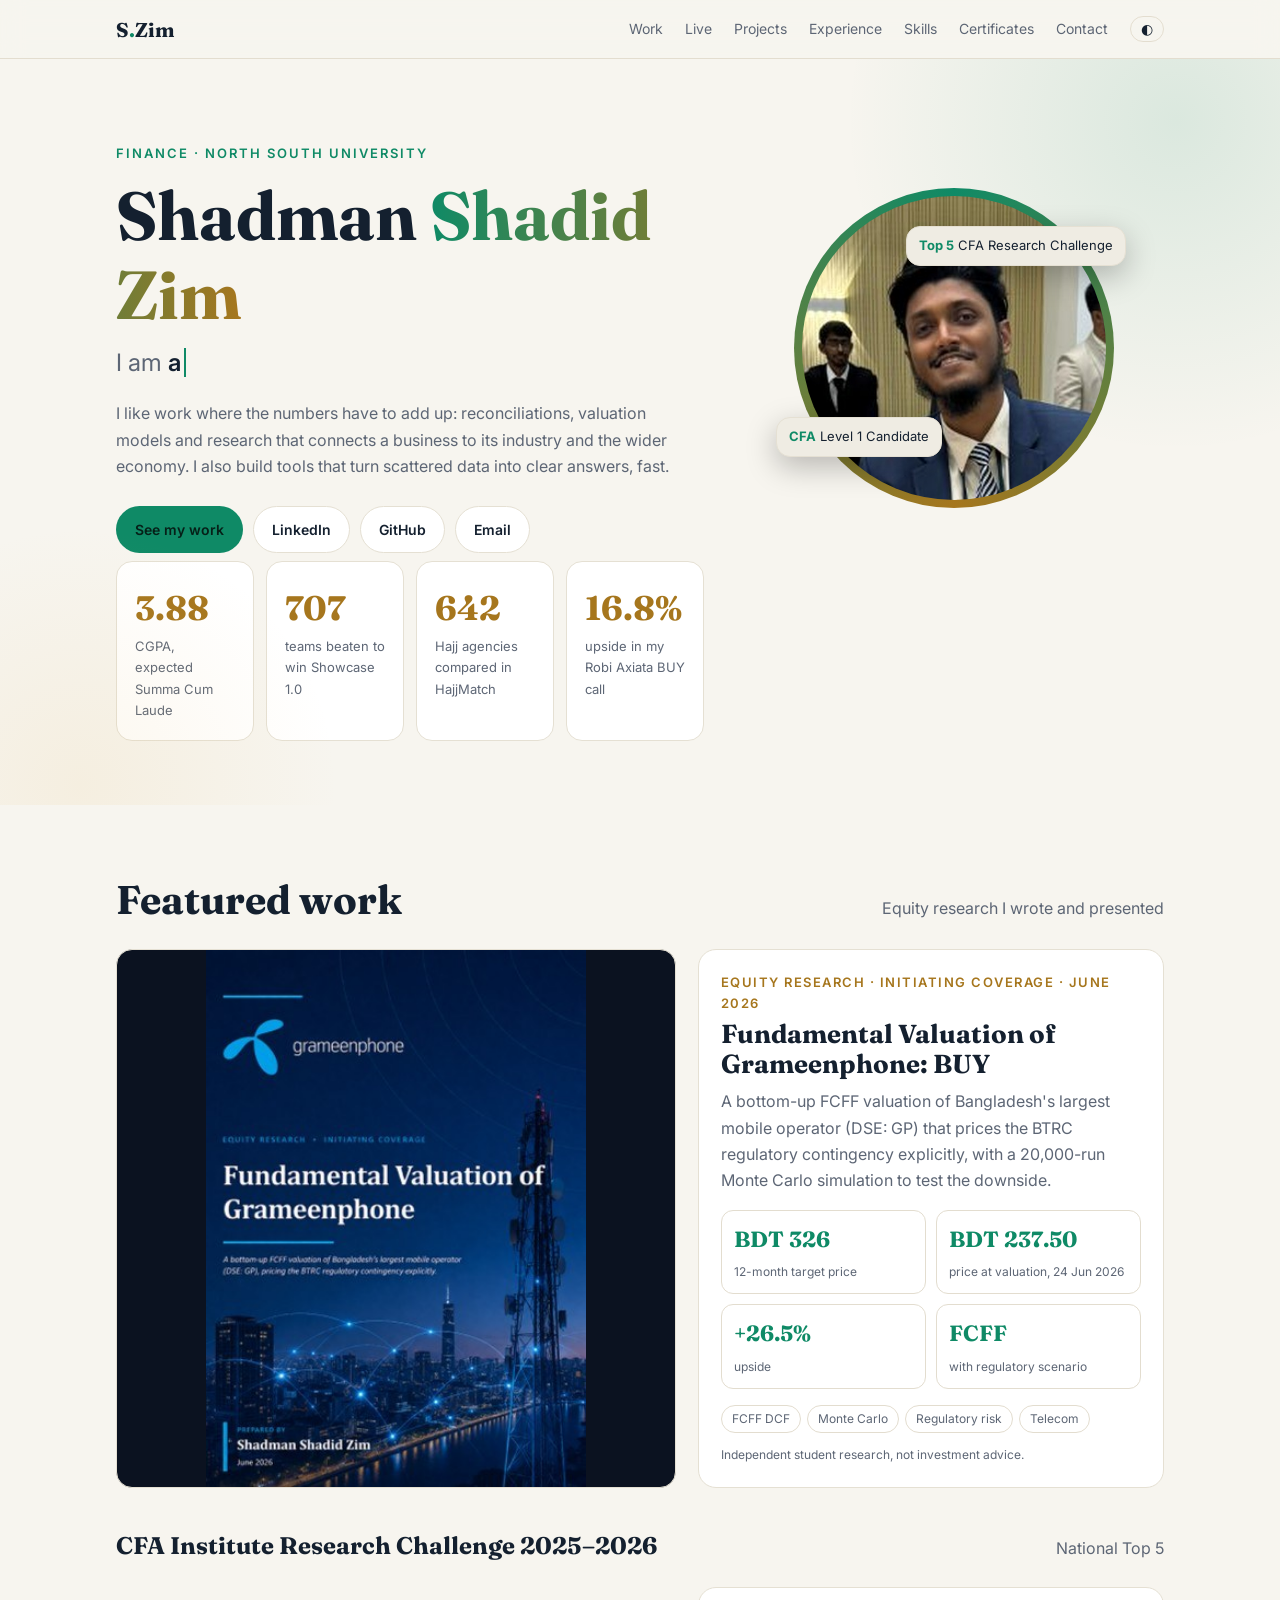
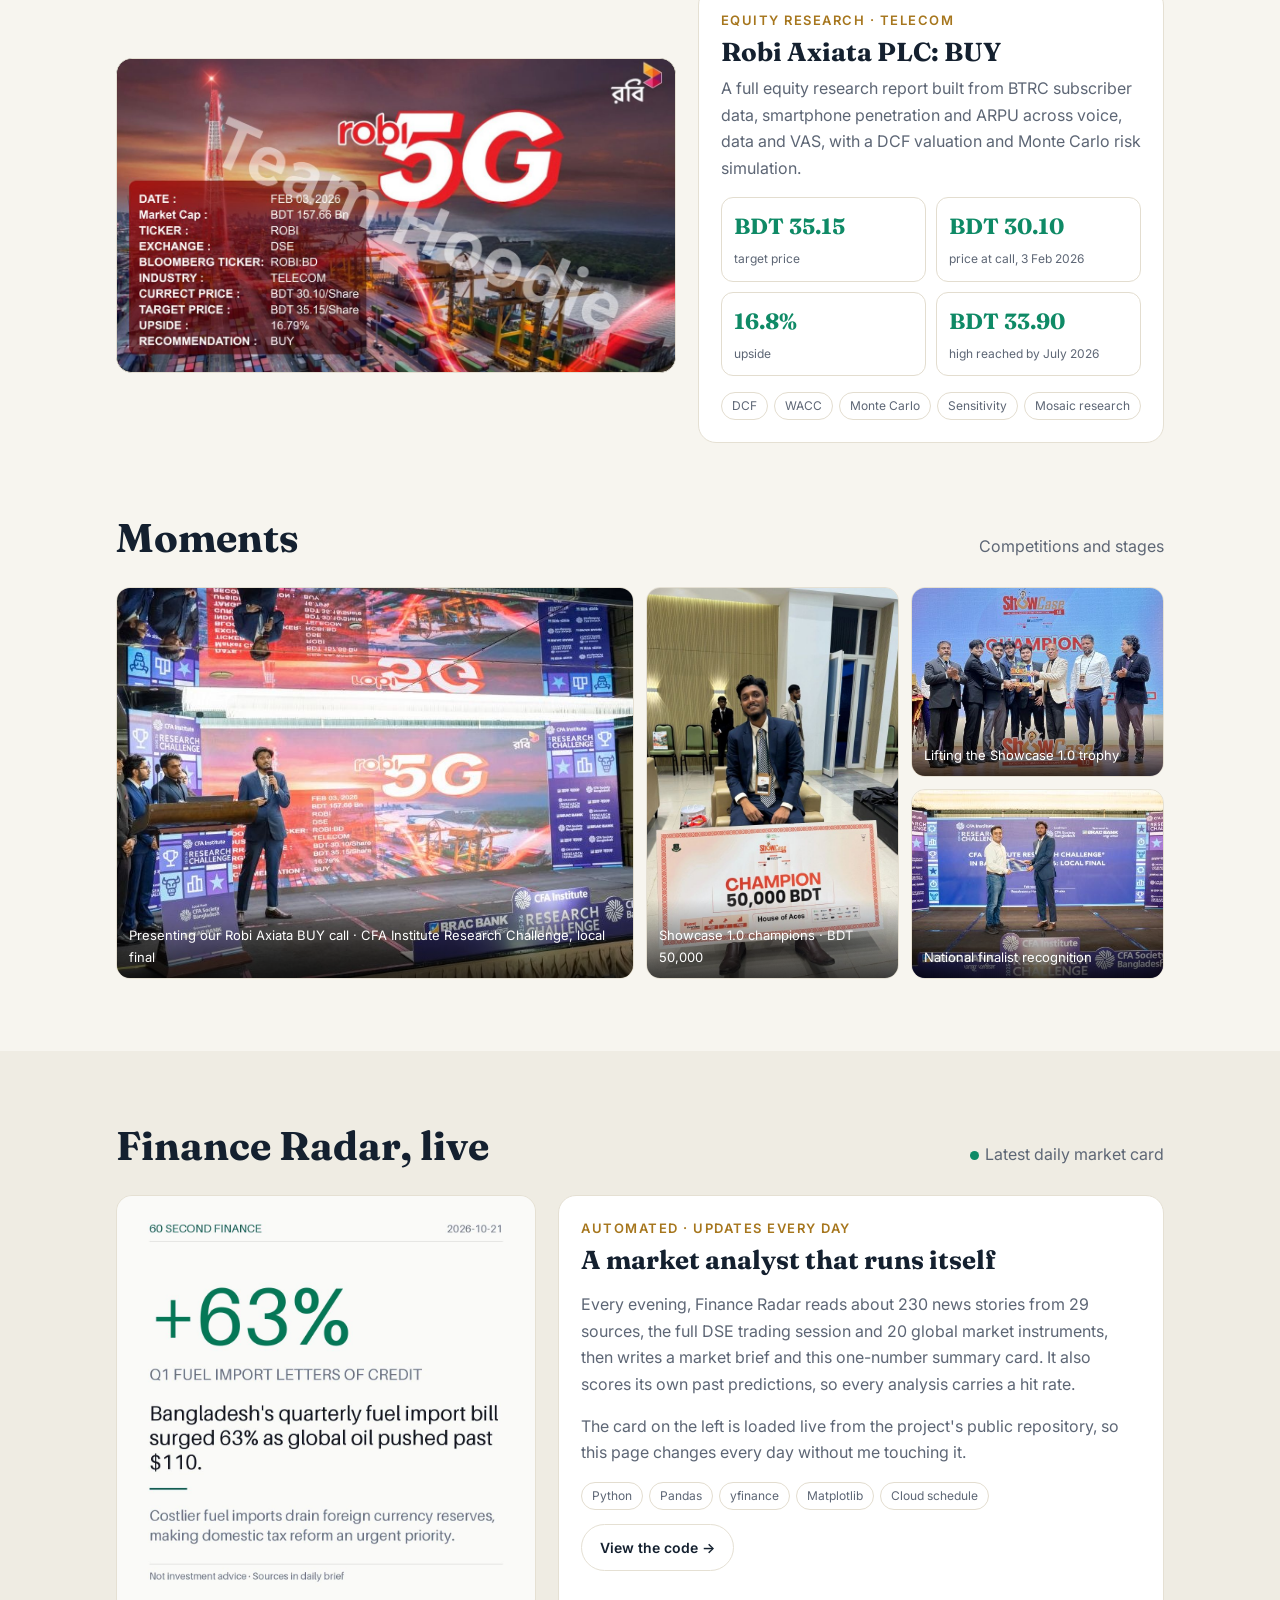
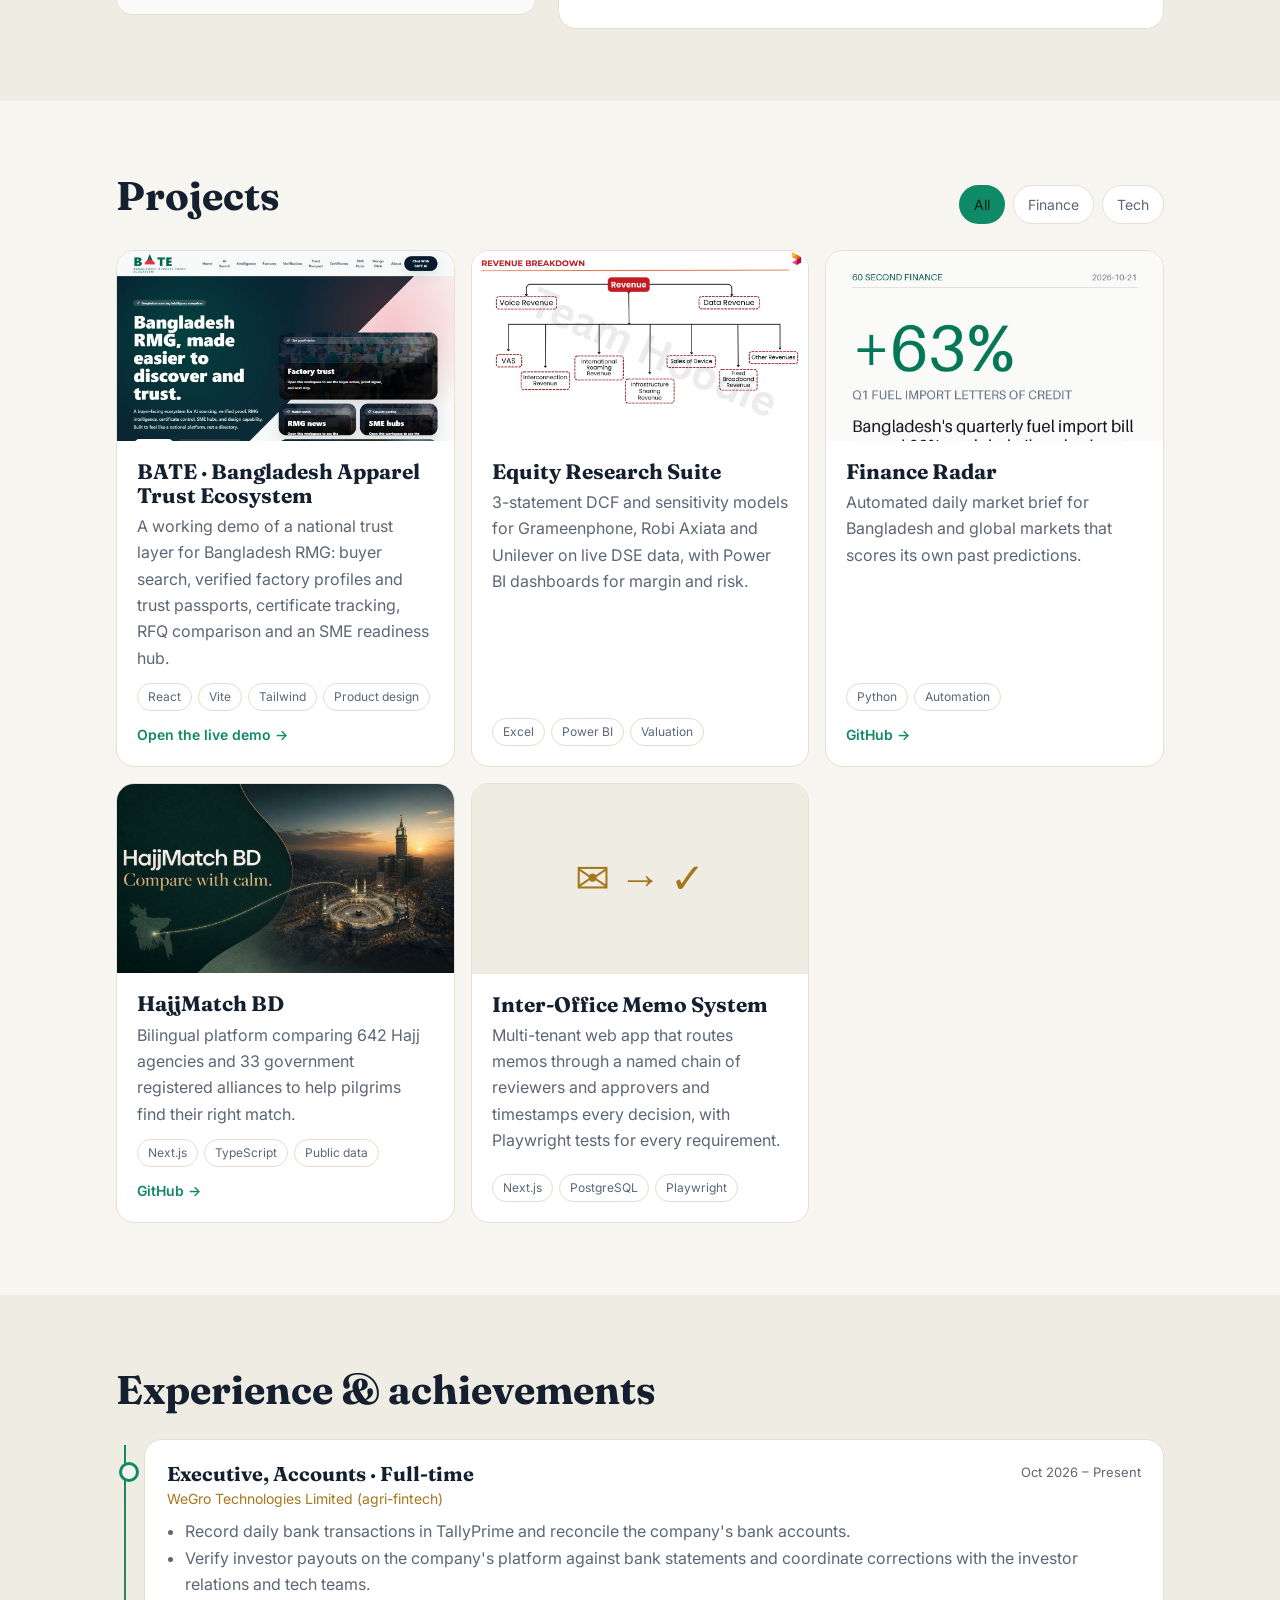
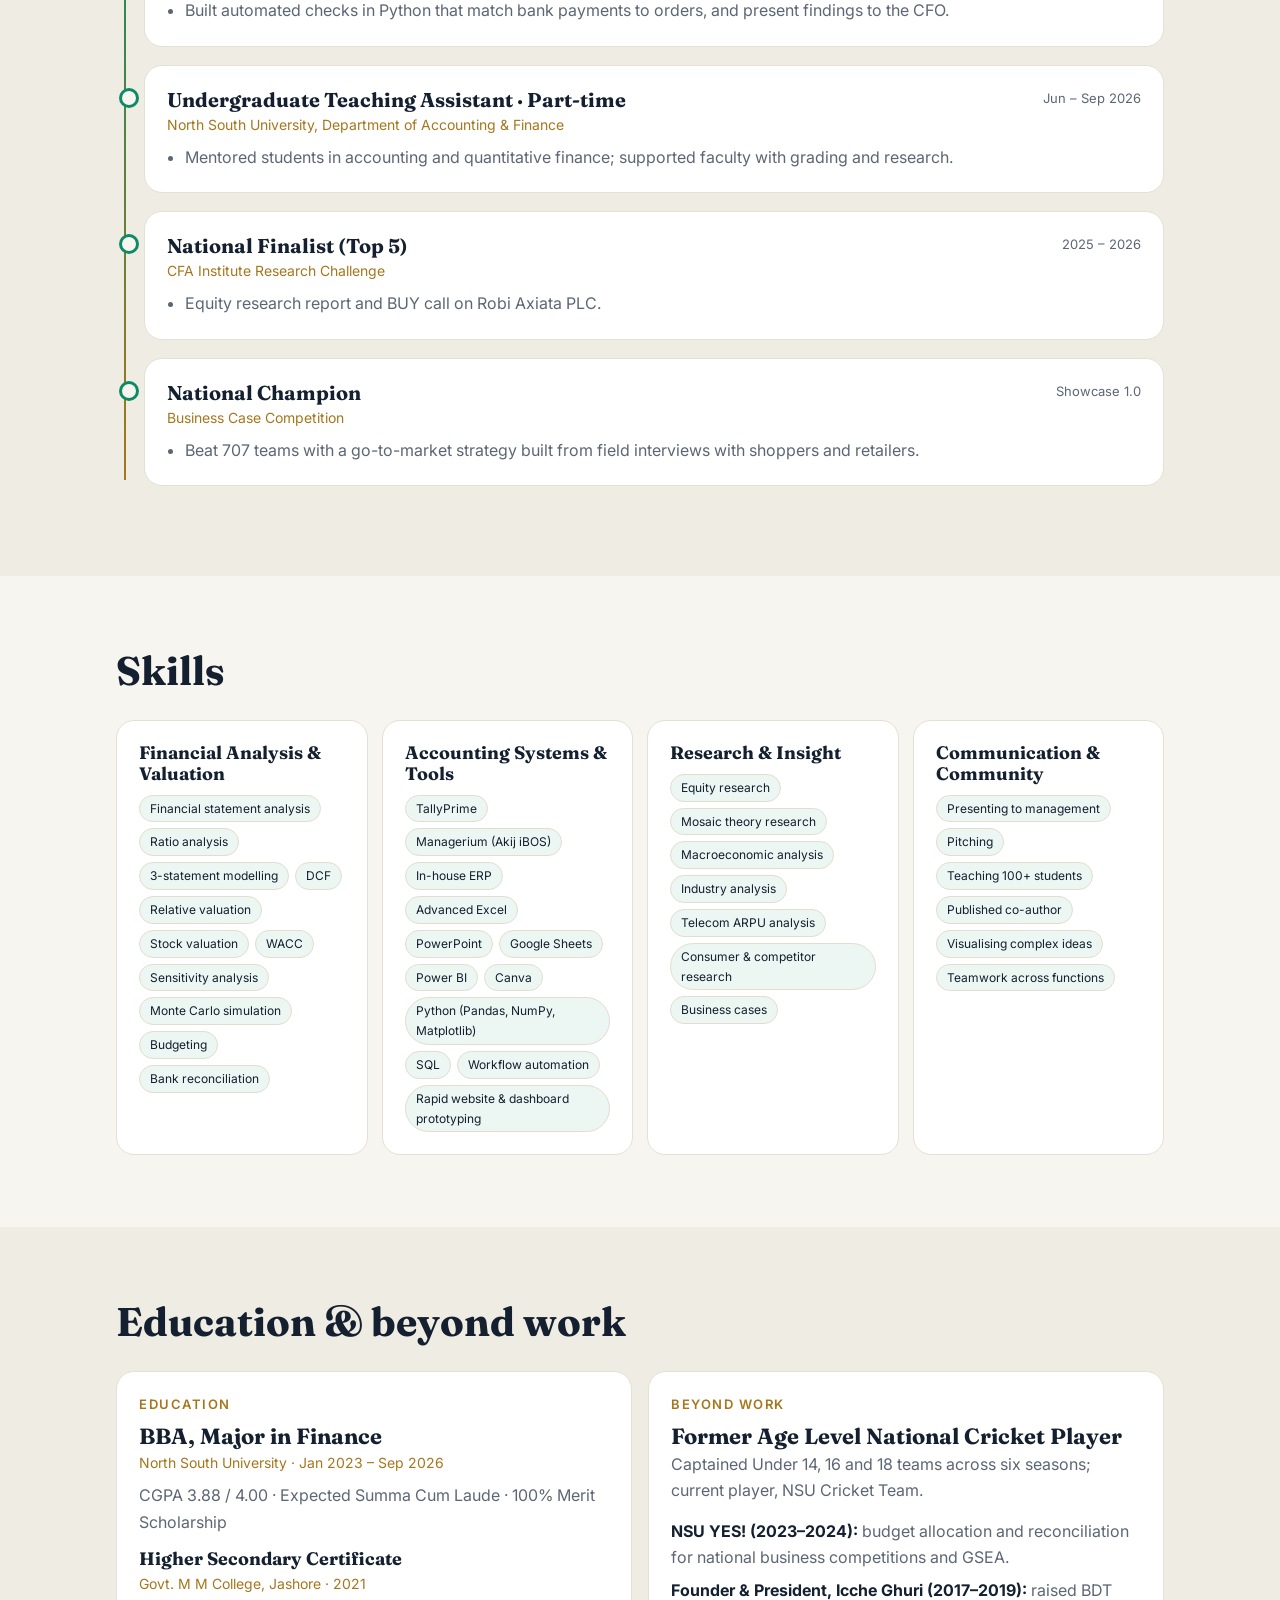
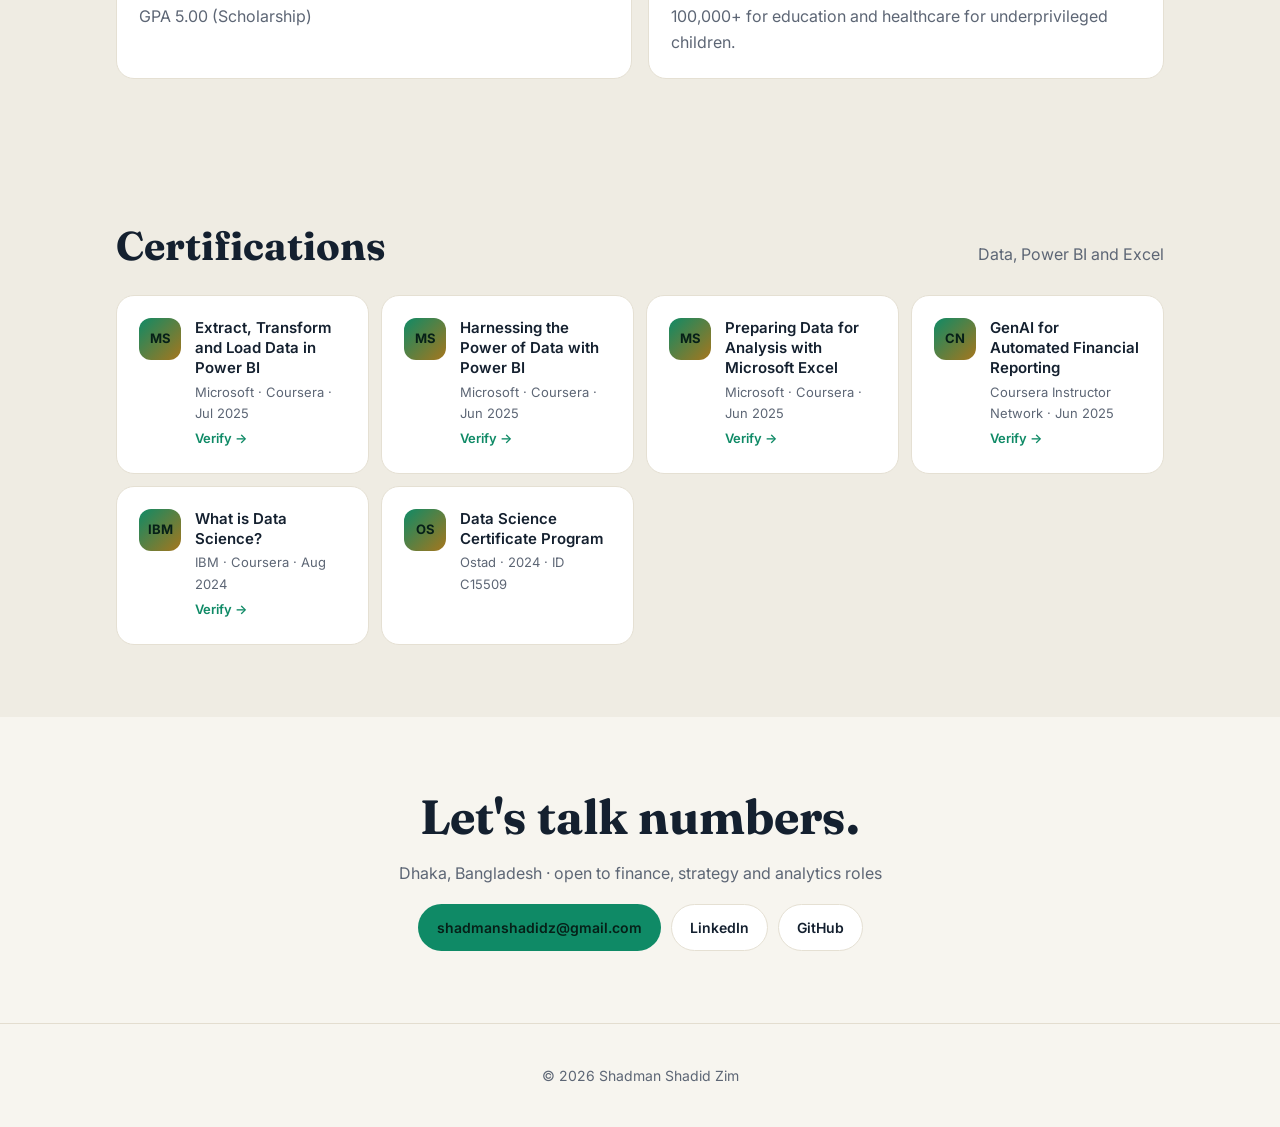
<file: index.html>
<!doctype html>
<html lang="en">
<head>
<meta charset="utf-8">
<meta name="viewport" content="width=device-width, initial-scale=1">
<title>Shadman Shadid Zim</title>
<meta name="description" content="Shadman Shadid Zim: Finance graduate from North South University, CFA Level 1 candidate, equity researcher and builder of finance tools.">
<meta property="og:title" content="Shadman Shadid Zim">
<meta property="og:description" content="Finance, valuation and equity research, plus fast-built finance tools.">
<meta property="og:image" content="https://shadman-shadid-zim.github.io/assets/robi-cover.jpg">
<link rel="preconnect" href="https://fonts.googleapis.com">
<link rel="preconnect" href="https://fonts.gstatic.com" crossorigin>
<link href="https://fonts.googleapis.com/css2?family=Fraunces:opsz,wght@9..144,500;9..144,700&family=Inter:wght@400;500;600&display=swap" rel="stylesheet">
<style>
:root{
  --bg:#0b1220; --bg2:#0f1a2e; --card:rgba(255,255,255,.04); --card-b:rgba(255,255,255,.09);
  --ink:#eef2f7; --muted:#9aa7bb; --emerald:#2dd4a0; --gold:#e8c27a; --line:rgba(255,255,255,.08);
  --glow:rgba(45,212,160,.18);
}
@media (prefers-color-scheme:light){:root:not([data-theme="dark"]){
  --bg:#f7f5ef; --bg2:#efece3; --card:#ffffff; --card-b:#e5e0d3; --ink:#14202f; --muted:#5d6675;
  --emerald:#0f8a66; --gold:#a6761d; --line:#e3ddcf; --glow:rgba(15,138,102,.12)}}
:root[data-theme="light"]{
  --bg:#f7f5ef; --bg2:#efece3; --card:#ffffff; --card-b:#e5e0d3; --ink:#14202f; --muted:#5d6675;
  --emerald:#0f8a66; --gold:#a6761d; --line:#e3ddcf; --glow:rgba(15,138,102,.12)}
*{box-sizing:border-box}
html{scroll-behavior:smooth}
body{margin:0;background:var(--bg);color:var(--ink);font:16px/1.65 Inter,system-ui,sans-serif;overflow-x:hidden}
a{color:inherit}
h1,h2,h3{font-family:Fraunces,Georgia,serif;line-height:1.15;margin:0}
.wrap{max-width:1080px;margin:0 auto;padding:0 16px}
/* nav */
nav{position:sticky;top:0;z-index:20;backdrop-filter:blur(12px);background:color-mix(in srgb,var(--bg) 78%,transparent);border-bottom:1px solid var(--line)}
nav .wrap{display:flex;align-items:center;justify-content:space-between;height:58px}
.logo{font-family:Fraunces,serif;font-weight:700;font-size:20px;text-decoration:none}
.logo span{color:var(--emerald)}
.navlinks{display:flex;gap:22px;font-size:14px;align-items:center}
.navlinks a{text-decoration:none;color:var(--muted)}
.navlinks a:hover{color:var(--ink)}
.themebtn{background:none;border:1px solid var(--line);color:var(--ink);border-radius:20px;padding:4px 10px;cursor:pointer;font-size:14px}
@media(max-width:720px){.navlinks a{display:none}}
/* hero */
.hero{position:relative;padding:84px 0 64px;overflow:hidden}
.hero:before{content:"";position:absolute;inset:-40% -20% auto auto;width:720px;height:720px;border-radius:50%;
  background:radial-gradient(circle,var(--glow),transparent 65%);animation:float 14s ease-in-out infinite;pointer-events:none}
.hero:after{content:"";position:absolute;left:-200px;bottom:-260px;width:560px;height:560px;border-radius:50%;
  background:radial-gradient(circle,rgba(232,194,122,.13),transparent 65%);animation:float 18s ease-in-out infinite reverse;pointer-events:none}
@keyframes float{50%{transform:translate(-40px,30px)}}
.hero .wrap{position:relative;display:grid;grid-template-columns:1.4fr 1fr;gap:40px;align-items:center}
@media(max-width:820px){.hero .wrap{grid-template-columns:1fr}.portrait{order:-1;max-width:220px}}
.kicker{color:var(--emerald);font-weight:600;letter-spacing:2px;font-size:13px;text-transform:uppercase}
.hero h1{font-size:clamp(40px,7vw,68px);margin:12px 0 10px}
.hero h1 em{font-style:normal;background:linear-gradient(90deg,var(--emerald),var(--gold));-webkit-background-clip:text;background-clip:text;color:transparent}
.typed{font-size:clamp(18px,2.6vw,24px);color:var(--muted);min-height:1.6em}
.typed b{color:var(--ink);font-weight:600;border-right:2px solid var(--emerald);padding-right:3px;animation:blink 1s step-end infinite}
@keyframes blink{50%{border-color:transparent}}
.lead{max-width:560px;color:var(--muted);margin:18px 0 26px}
.btns{display:flex;flex-wrap:wrap;gap:10px}
.btn{display:inline-flex;align-items:center;gap:8px;padding:11px 18px;border-radius:999px;text-decoration:none;font-weight:600;font-size:14px;border:1px solid var(--card-b);background:var(--card);transition:transform .2s,border-color .2s}
.btn:hover{transform:translateY(-2px);border-color:var(--emerald)}
.btn.primary{background:var(--emerald);color:#062018;border-color:transparent}
.portrait{position:relative;justify-self:center;width:100%;max-width:320px;aspect-ratio:1}
.portrait .ring{position:absolute;inset:0;border-radius:50%;padding:3px;background:conic-gradient(var(--emerald),var(--gold),var(--emerald));animation:spin 10s linear infinite}
@keyframes spin{to{transform:rotate(360deg)}}
.portrait .face{position:absolute;inset:8px;border-radius:50%;background:var(--bg2);display:grid;place-items:center;overflow:hidden;
  font-family:Fraunces,serif;font-size:96px;font-weight:700;color:var(--gold)}
.portrait .face img{width:100%;height:100%;object-fit:cover}
.badge{position:absolute;background:var(--bg2);border:1px solid var(--card-b);border-radius:14px;padding:8px 12px;font-size:13px;box-shadow:0 10px 30px rgba(0,0,0,.25)}
.badge b{color:var(--emerald)}
.b1{left:-18px;bottom:16%}.b2{right:-12px;top:12%}
/* stats */
.stats{display:grid;grid-template-columns:repeat(4,1fr);gap:12px;margin-top:8px}
@media(max-width:720px){.stats{grid-template-columns:repeat(2,1fr)}}
.stat{background:var(--card);border:1px solid var(--card-b);border-radius:16px;padding:18px}
.stat .n{font-family:Fraunces,serif;font-size:34px;font-weight:700;color:var(--gold)}
.stat .l{color:var(--muted);font-size:13px}
/* sections */
section{padding:72px 0}
.sh{display:flex;align-items:baseline;justify-content:space-between;gap:12px;margin-bottom:26px;flex-wrap:wrap}
.sh h2{font-size:clamp(28px,4vw,40px)}
.sh p{color:var(--muted);margin:0}
.card{background:var(--card);border:1px solid var(--card-b);border-radius:18px;padding:22px}
.reveal{opacity:0;transform:translateY(24px);transition:opacity .7s ease,transform .7s ease}
.reveal.in{opacity:1;transform:none}
/* featured */
.feature{display:grid;grid-template-columns:minmax(0,1.2fr) minmax(0,1fr);gap:22px;align-items:stretch}
@media(max-width:820px){.feature{grid-template-columns:1fr}}
.shot{border-radius:16px;overflow:hidden;border:1px solid var(--card-b);position:relative;background:#000}
.shot img{display:block;width:100%;height:100%;object-fit:cover;transition:transform .6s}
.shot:hover img{transform:scale(1.04)}
.swap{position:relative;aspect-ratio:16/9;min-width:0;align-self:center;width:100%}
.swap img{position:absolute;inset:0;opacity:0;transition:opacity 1s}
.swap img.on{opacity:1}
.kpis{display:grid;grid-template-columns:repeat(2,1fr);gap:10px;margin:16px 0}
.kpi{border:1px solid var(--line);border-radius:12px;padding:10px 12px}
.kpi b{display:block;font-family:Fraunces,serif;font-size:22px;color:var(--emerald)}
.kpi span{font-size:12px;color:var(--muted)}
.tagline{font-size:13px;color:var(--gold);letter-spacing:1.5px;text-transform:uppercase;font-weight:600}
/* live */
.live{display:grid;grid-template-columns:minmax(0,420px) minmax(0,1fr);gap:22px}
@media(max-width:820px){.live{grid-template-columns:1fr}}
.livecard{aspect-ratio:1;border-radius:16px;overflow:hidden;border:1px solid var(--card-b);background:#fff}
.livecard img{width:100%;height:100%;object-fit:cover;display:block}
.dot{display:inline-block;width:9px;height:9px;border-radius:50%;background:var(--emerald);margin-right:6px;box-shadow:0 0 0 0 var(--emerald);animation:pulse 2s infinite}
@keyframes pulse{70%{box-shadow:0 0 0 10px transparent}}
.strip{display:grid;grid-template-columns:repeat(5,1fr);gap:8px;margin-top:14px}
.strip button{padding:0;border:1px solid var(--card-b);border-radius:10px;overflow:hidden;cursor:pointer;background:#fff;aspect-ratio:1;opacity:.75;transition:opacity .2s,transform .2s}
.strip button:hover,.strip button.sel{opacity:1;transform:translateY(-2px);border-color:var(--emerald)}
.strip img{width:100%;height:100%;object-fit:cover;display:block}
/* projects */
.filters{display:flex;gap:8px;flex-wrap:wrap}
.filters button{border:1px solid var(--card-b);background:var(--card);color:var(--muted);padding:7px 14px;border-radius:999px;cursor:pointer;font:inherit;font-size:14px}
.filters button.on{background:var(--emerald);color:#062018;border-color:transparent}
.grid{display:grid;grid-template-columns:repeat(auto-fill,minmax(300px,1fr));gap:16px}
.proj{display:flex;flex-direction:column;overflow:hidden;padding:0;transition:transform .25s,border-color .25s}
.proj:hover{transform:translateY(-4px);border-color:var(--emerald)}
.proj .thumb{aspect-ratio:16/9;overflow:hidden;background:var(--bg2);display:grid;place-items:center}
.proj .thumb img{width:100%;height:100%;object-fit:cover}
.proj .thumb .ph{font-family:Fraunces,serif;font-size:42px;color:var(--gold)}
.proj .body{padding:18px 20px 20px;flex:1;display:flex;flex-direction:column}
.proj h3{font-size:21px;margin-bottom:6px}
.proj p{color:var(--muted);margin:0 0 12px;flex:1}
.chips{display:flex;flex-wrap:wrap;gap:6px}
.chip{font-size:12px;border:1px solid var(--line);border-radius:999px;padding:3px 10px;color:var(--muted)}
.proj a.more{margin-top:12px;color:var(--emerald);text-decoration:none;font-weight:600;font-size:14px}
.hide{display:none}
/* timeline */
.tl{position:relative;padding-left:28px}
.tl:before{content:"";position:absolute;left:8px;top:6px;bottom:6px;width:2px;background:linear-gradient(var(--emerald),var(--gold))}
.ti{position:relative;margin-bottom:18px}
.ti:before{content:"";position:absolute;left:-26px;top:22px;width:14px;height:14px;border-radius:50%;background:var(--bg);border:3px solid var(--emerald)}
.ti .row{display:flex;justify-content:space-between;gap:10px;flex-wrap:wrap}
.ti h3{font-size:20px}
.date{color:var(--muted);font-size:13px;white-space:nowrap}
.org{color:var(--gold);font-size:14px;margin:2px 0 8px}
.ti ul{margin:0;padding-left:18px;color:var(--muted)}
/* skills */
.sk{display:grid;grid-template-columns:repeat(auto-fit,minmax(240px,1fr));gap:14px}
.sk h3{font-size:18px;margin-bottom:10px}
.sk .chips .chip{color:var(--ink);background:color-mix(in srgb,var(--emerald) 8%,transparent)}
/* beyond */
.two{display:grid;grid-template-columns:1fr 1fr;gap:16px}
@media(max-width:820px){.two{grid-template-columns:1fr}}
footer{border-top:1px solid var(--line);padding:40px 0;text-align:center;color:var(--muted);font-size:14px}
.contact{text-align:center}
.contact h2{font-size:clamp(30px,5vw,48px);margin-bottom:10px}
.contact .btns{justify-content:center;margin-top:18px}

.tall{aspect-ratio:auto;height:100%;min-height:340px;background:#0b1220}
.tall img{object-fit:contain}
.gallery{display:grid;grid-template-columns:repeat(4,1fr);grid-auto-rows:190px;gap:12px}
.gallery figure{margin:0;position:relative;border-radius:14px;overflow:hidden;border:1px solid var(--card-b);cursor:zoom-in}
.gallery img{width:100%;height:100%;object-fit:cover;transition:transform .6s}
.gallery figure:hover img{transform:scale(1.06)}
.gallery figcaption{position:absolute;left:0;right:0;bottom:0;padding:26px 12px 10px;font-size:13px;color:#fff;background:linear-gradient(transparent,rgba(0,0,0,.75))}
.g-wide{grid-column:span 2}.g-tall{grid-row:span 2}
@media(max-width:820px){.gallery{grid-template-columns:repeat(2,1fr);grid-auto-rows:160px}}
.lb{position:fixed;inset:0;background:rgba(0,0,0,.88);display:none;place-items:center;z-index:50;padding:16px;cursor:zoom-out}
.lb.on{display:grid}.lb img{max-width:100%;max-height:88vh;border-radius:10px}
.certs{display:grid;grid-template-columns:repeat(auto-fill,minmax(250px,1fr));gap:12px}
.cert{display:flex;gap:14px;align-items:flex-start}
.cert .ic{flex:none;width:42px;height:42px;border-radius:12px;display:grid;place-items:center;font-weight:700;font-size:13px;color:#062018;background:linear-gradient(135deg,var(--emerald),var(--gold))}
.cert h3{font-family:Inter,sans-serif;font-size:15px;font-weight:600;line-height:1.35;margin:0 0 3px}
.cert .who{color:var(--muted);font-size:13px}
.cert a{color:var(--emerald);font-size:13px;text-decoration:none;font-weight:600}
@media (prefers-reduced-motion:reduce){*{animation:none!important;transition:none!important}.reveal{opacity:1;transform:none}}
</style>
</head>
<body>
<nav><div class="wrap">
  <a class="logo" href="#top">S<span>.</span>Zim</a>
  <div class="navlinks">
    <a href="#work">Work</a><a href="#live">Live</a><a href="#projects">Projects</a><a href="#experience">Experience</a><a href="#skills">Skills</a><a href="#certs">Certificates</a><a href="#contact">Contact</a>
    <button class="themebtn" id="themeBtn" aria-label="Switch theme">◐</button>
  </div>
</div></nav>

<header class="hero" id="top"><div class="wrap">
  <div>
    <div class="kicker">Finance · North South University</div>
    <h1>Shadman <em>Shadid Zim</em></h1>
    <div class="typed" aria-live="polite">I am <b id="typed">a finance graduate</b></div>
    <p class="lead">I like work where the numbers have to add up: reconciliations, valuation models and research that connects a business to its industry and the wider economy. I also build tools that turn scattered data into clear answers, fast.</p>
    <div class="btns">
      <a class="btn primary" href="#work">See my work</a>
      <a class="btn" href="https://linkedin.com/in/shadman-shadid-zim-642978270">LinkedIn</a>
      <a class="btn" href="https://github.com/Shadman-Shadid-Zim">GitHub</a>
      <a class="btn" href="mailto:shadmanshadidz@gmail.com">Email</a>
    </div>
  </div>
  <div class="portrait">
    <div class="ring"></div>
    <div class="face" id="face">SZ</div>
    <div class="badge b1"><b>CFA</b> Level 1 Candidate</div>
    <div class="badge b2"><b>Top 5</b> CFA Research Challenge</div>
  </div>
</div>
<div class="wrap" style="position:relative">
  <div class="stats reveal">
    <div class="stat"><div class="n" data-count="3.88" data-dec="2">0</div><div class="l">CGPA, expected Summa Cum Laude</div></div>
    <div class="stat"><div class="n" data-count="707">0</div><div class="l">teams beaten to win Showcase 1.0</div></div>
    <div class="stat"><div class="n" data-count="642">0</div><div class="l">Hajj agencies compared in HajjMatch</div></div>
    <div class="stat"><div class="n" data-count="16.8" data-dec="1" data-suf="%">0</div><div class="l">upside in my Robi Axiata BUY call</div></div>
  </div>
</div></header>

<section id="work"><div class="wrap">
  <div class="sh reveal"><h2>Featured work</h2><p>Equity research I wrote and presented</p></div>
  <div class="feature reveal">
    <div class="shot swap tall" id="gpSwap">
      <img class="on" src="assets/gp-cover.jpg" alt="Cover of Fundamental Valuation of Grameenphone, by Shadman Shadid Zim, June 2026">
      <img src="assets/gp-summary.jpg" alt="Executive summary page of the Grameenphone valuation report">
    </div>
    <div class="card">
      <div class="tagline">Equity research · Initiating coverage · June 2026</div>
      <h3 style="font-size:26px;margin:6px 0 8px">Fundamental Valuation of Grameenphone: BUY</h3>
      <p style="color:var(--muted);margin:0">A bottom-up FCFF valuation of Bangladesh's largest mobile operator (DSE: GP) that prices the BTRC regulatory contingency explicitly, with a 20,000-run Monte Carlo simulation to test the downside.</p>
      <div class="kpis">
        <div class="kpi"><b>BDT 326</b><span>12-month target price</span></div>
        <div class="kpi"><b>BDT 237.50</b><span>price at valuation, 24 Jun 2026</span></div>
        <div class="kpi"><b>+26.5%</b><span>upside</span></div>
        <div class="kpi"><b>FCFF</b><span>with regulatory scenario</span></div>
      </div>
      <div class="chips"><span class="chip">FCFF DCF</span><span class="chip">Monte Carlo</span><span class="chip">Regulatory risk</span><span class="chip">Telecom</span></div>
      <p style="color:var(--muted);font-size:12px;margin:12px 0 0">Independent student research, not investment advice.</p>
    </div>
  </div>
  <div class="sh reveal" style="margin-top:44px"><h3 style="font-size:24px">CFA Institute Research Challenge 2025–2026</h3><p>National Top 5</p></div>
  <div class="feature reveal">
    <div class="shot swap" id="robiSwap">
      <img class="on" src="assets/robi-cover.jpg" alt="Cover of the Robi Axiata equity research report: BUY, target BDT 35.15">
      <img src="assets/robi-revenue.jpg" alt="Robi Axiata revenue breakdown diagram from the report">
    </div>
    <div class="card">
      <div class="tagline">Equity research · Telecom</div>
      <h3 style="font-size:26px;margin:6px 0 8px">Robi Axiata PLC: BUY</h3>
      <p style="color:var(--muted);margin:0">A full equity research report built from BTRC subscriber data, smartphone penetration and ARPU across voice, data and VAS, with a DCF valuation and Monte Carlo risk simulation.</p>
      <div class="kpis">
        <div class="kpi"><b>BDT 35.15</b><span>target price</span></div>
        <div class="kpi"><b>BDT 30.10</b><span>price at call, 3 Feb 2026</span></div>
        <div class="kpi"><b>16.8%</b><span>upside</span></div>
        <div class="kpi"><b>BDT 33.90</b><span>high reached by July 2026</span></div>
      </div>
      <div class="chips"><span class="chip">DCF</span><span class="chip">WACC</span><span class="chip">Monte Carlo</span><span class="chip">Sensitivity</span><span class="chip">Mosaic research</span></div>
    </div>
  </div>
</div></section>

<section id="moments" style="padding-top:0"><div class="wrap">
  <div class="sh reveal"><h2>Moments</h2><p>Competitions and stages</p></div>
  <div class="gallery reveal">
    <figure class="g-wide g-tall"><img src="assets/cfa-rc-presenting.jpg" alt="Presenting the Robi Axiata BUY call at the CFA Institute Research Challenge local final"><figcaption>Presenting our Robi Axiata BUY call · CFA Institute Research Challenge, local final</figcaption></figure>
    <figure class="g-tall"><img src="assets/showcase-cheque.jpg" alt="Shadman with the Showcase 1.0 champion cheque of BDT 50,000"><figcaption>Showcase 1.0 champions · BDT 50,000</figcaption></figure>
    <figure><img src="assets/showcase-champions.jpg" alt="Team House of Aces receiving the Showcase 1.0 champion trophy"><figcaption>Lifting the Showcase 1.0 trophy</figcaption></figure>
    <figure><img src="assets/cfa-rc-award.jpg" alt="Receiving national finalist recognition at the CFA Institute Research Challenge"><figcaption>National finalist recognition</figcaption></figure>
  </div>
</div></section>
<div class="lb" id="lb"><img alt=""></div>

<section id="live" style="background:var(--bg2)"><div class="wrap">
  <div class="sh reveal"><h2>Finance Radar, live</h2><p><span class="dot"></span><span id="liveDate">Latest daily market card</span></p></div>
  <div class="live reveal">
    <div>
      <div class="livecard"><img id="liveImg" src="assets/radar-fallback.jpg" alt="Latest Finance Radar market card"></div>
      <div class="strip" id="strip"></div>
    </div>
    <div class="card">
      <div class="tagline">Automated · updates every day</div>
      <h3 style="font-size:26px;margin:6px 0 10px">A market analyst that runs itself</h3>
      <p style="color:var(--muted)">Every evening, Finance Radar reads about 230 news stories from 29 sources, the full DSE trading session and 20 global market instruments, then writes a market brief and this one-number summary card. It also scores its own past predictions, so every analysis carries a hit rate.</p>
      <p style="color:var(--muted)">The card on the left is loaded live from the project's public repository, so this page changes every day without me touching it.</p>
      <div class="chips" style="margin:14px 0"><span class="chip">Python</span><span class="chip">Pandas</span><span class="chip">yfinance</span><span class="chip">Matplotlib</span><span class="chip">Cloud schedule</span></div>
      <a class="btn" href="https://github.com/shadmanshadidzim3-commits/Finance_Radar">View the code →</a>
    </div>
  </div>
</div></section>

<section id="projects"><div class="wrap">
  <div class="sh reveal"><h2>Projects</h2>
    <div class="filters" id="filters">
      <button class="on" data-f="all">All</button><button data-f="finance">Finance</button><button data-f="tech">Tech</button>
    </div>
  </div>
  <div class="grid">
    <article class="card proj reveal" data-cat="tech finance">
      <div class="thumb"><img src="assets/bate.jpg" alt="BATE homepage: Bangladesh RMG, made easier to discover and trust"></div>
      <div class="body"><h3>BATE · Bangladesh Apparel Trust Ecosystem</h3>
        <p>A working demo of a national trust layer for Bangladesh RMG: buyer search, verified factory profiles and trust passports, certificate tracking, RFQ comparison and an SME readiness hub.</p>
        <div class="chips"><span class="chip">React</span><span class="chip">Vite</span><span class="chip">Tailwind</span><span class="chip">Product design</span></div>
        <a class="more" href="bate/">Open the live demo →</a></div>
    </article>
    <article class="card proj reveal" data-cat="finance">
      <div class="thumb"><img src="assets/robi-revenue.jpg" alt="Revenue model diagram" loading="lazy"></div>
      <div class="body"><h3>Equity Research Suite</h3>
        <p>3-statement DCF and sensitivity models for Grameenphone, Robi Axiata and Unilever on live DSE data, with Power BI dashboards for margin and risk.</p>
        <div class="chips"><span class="chip">Excel</span><span class="chip">Power BI</span><span class="chip">Valuation</span></div></div>
    </article>
    <article class="card proj reveal" data-cat="finance tech">
      <div class="thumb"><img id="radarThumb" src="assets/radar-fallback.jpg" alt="Finance Radar card" loading="lazy"></div>
      <div class="body"><h3>Finance Radar</h3>
        <p>Automated daily market brief for Bangladesh and global markets that scores its own past predictions.</p>
        <div class="chips"><span class="chip">Python</span><span class="chip">Automation</span></div>
        <a class="more" href="https://github.com/shadmanshadidzim3-commits/Finance_Radar">GitHub →</a></div>
    </article>
    <article class="card proj reveal" data-cat="tech">
      <div class="thumb"><img src="assets/hajjmatch.jpg" alt="HajjMatch BD banner: Compare with calm"></div>
      <div class="body"><h3>HajjMatch BD</h3>
        <p>Bilingual platform comparing 642 Hajj agencies and 33 government registered alliances to help pilgrims find their right match.</p>
        <div class="chips"><span class="chip">Next.js</span><span class="chip">TypeScript</span><span class="chip">Public data</span></div>
        <a class="more" href="https://github.com/Shadman-Shadid-Zim/hajjmatch-bd">GitHub →</a></div>
    </article>
    <article class="card proj reveal" data-cat="tech">
      <div class="thumb"><div class="ph">✉ → ✓</div></div>
      <div class="body"><h3>Inter-Office Memo System</h3>
        <p>Multi-tenant web app that routes memos through a named chain of reviewers and approvers and timestamps every decision, with Playwright tests for every requirement.</p>
        <div class="chips"><span class="chip">Next.js</span><span class="chip">PostgreSQL</span><span class="chip">Playwright</span></div></div>
    </article>
  </div>
</div></section>

<section id="experience" style="background:var(--bg2)"><div class="wrap">
  <div class="sh reveal"><h2>Experience &amp; achievements</h2></div>
  <div class="tl">
    <div class="ti card reveal"><div class="row"><h3>Executive, Accounts · Full-time</h3><span class="date">Oct 2026 – Present</span></div>
      <div class="org">WeGro Technologies Limited (agri-fintech)</div>
      <ul><li>Record daily bank transactions in TallyPrime and reconcile the company's bank accounts.</li>
      <li>Verify investor payouts on the company's platform against bank statements and coordinate corrections with the investor relations and tech teams.</li>
      <li>Built automated checks in Python that match bank payments to orders, and present findings to the CFO.</li></ul></div>
    <div class="ti card reveal"><div class="row"><h3>Undergraduate Teaching Assistant · Part-time</h3><span class="date">Jun – Sep 2026</span></div>
      <div class="org">North South University, Department of Accounting &amp; Finance</div>
      <ul><li>Mentored students in accounting and quantitative finance; supported faculty with grading and research.</li></ul></div>
    <div class="ti card reveal"><div class="row"><h3>National Finalist (Top 5)</h3><span class="date">2025 – 2026</span></div>
      <div class="org">CFA Institute Research Challenge</div>
      <ul><li>Equity research report and BUY call on Robi Axiata PLC.</li></ul></div>
    <div class="ti card reveal"><div class="row"><h3>National Champion</h3><span class="date">Showcase 1.0</span></div>
      <div class="org">Business Case Competition</div>
      <ul><li>Beat 707 teams with a go-to-market strategy built from field interviews with shoppers and retailers.</li></ul></div>
  </div>
</div></section>

<section id="skills"><div class="wrap">
  <div class="sh reveal"><h2>Skills</h2></div>
  <div class="sk">
    <div class="card reveal"><h3>Financial Analysis &amp; Valuation</h3><div class="chips">
      <span class="chip">Financial statement analysis</span><span class="chip">Ratio analysis</span><span class="chip">3-statement modelling</span><span class="chip">DCF</span><span class="chip">Relative valuation</span><span class="chip">Stock valuation</span><span class="chip">WACC</span><span class="chip">Sensitivity analysis</span><span class="chip">Monte Carlo simulation</span><span class="chip">Budgeting</span><span class="chip">Bank reconciliation</span></div></div>
    <div class="card reveal"><h3>Accounting Systems &amp; Tools</h3><div class="chips">
      <span class="chip">TallyPrime</span><span class="chip">Managerium (Akij iBOS)</span><span class="chip">In-house ERP</span><span class="chip">Advanced Excel</span><span class="chip">PowerPoint</span><span class="chip">Google Sheets</span><span class="chip">Power BI</span><span class="chip">Canva</span><span class="chip">Python (Pandas, NumPy, Matplotlib)</span><span class="chip">SQL</span><span class="chip">Workflow automation</span><span class="chip">Rapid website &amp; dashboard prototyping</span></div></div>
    <div class="card reveal"><h3>Research &amp; Insight</h3><div class="chips">
      <span class="chip">Equity research</span><span class="chip">Mosaic theory research</span><span class="chip">Macroeconomic analysis</span><span class="chip">Industry analysis</span><span class="chip">Telecom ARPU analysis</span><span class="chip">Consumer &amp; competitor research</span><span class="chip">Business cases</span></div></div>
    <div class="card reveal"><h3>Communication &amp; Community</h3><div class="chips">
      <span class="chip">Presenting to management</span><span class="chip">Pitching</span><span class="chip">Teaching 100+ students</span><span class="chip">Published co-author</span><span class="chip">Visualising complex ideas</span><span class="chip">Teamwork across functions</span></div></div>
  </div>
</div></section>

<section style="background:var(--bg2)"><div class="wrap">
  <div class="sh reveal"><h2>Education &amp; beyond work</h2></div>
  <div class="two">
    <div class="card reveal"><div class="tagline">Education</div>
      <h3 style="font-size:22px;margin:8px 0 2px">BBA, Major in Finance</h3><div class="org">North South University · Jan 2023 – Sep 2026</div>
      <p style="color:var(--muted);margin:0 0 14px">CGPA 3.88 / 4.00 · Expected Summa Cum Laude · 100% Merit Scholarship</p>
      <h3 style="font-size:18px;margin:0 0 2px">Higher Secondary Certificate</h3><div class="org">Govt. M M College, Jashore · 2021</div>
      <p style="color:var(--muted);margin:0">GPA 5.00 (Scholarship)</p></div>
    <div class="card reveal"><div class="tagline">Beyond work</div>
      <h3 style="font-size:22px;margin:8px 0 2px">Former Age Level National Cricket Player</h3>
      <p style="color:var(--muted);margin:0 0 14px">Captained Under 14, 16 and 18 teams across six seasons; current player, NSU Cricket Team.</p>
      <p style="color:var(--muted);margin:0 0 6px"><b style="color:var(--ink)">NSU YES! (2023–2024):</b> budget allocation and reconciliation for national business competitions and GSEA.</p>
      <p style="color:var(--muted);margin:0"><b style="color:var(--ink)">Founder &amp; President, Icche Ghuri (2017–2019):</b> raised BDT 100,000+ for education and healthcare for underprivileged children.</p></div>
  </div>
</div></section>

<section id="certs" style="background:var(--bg2)"><div class="wrap">
  <div class="sh reveal"><h2>Certifications</h2><p>Data, Power BI and Excel</p></div>
  <div class="certs"><div class="card cert reveal"><div class="ic">MS</div><div><h3>Extract, Transform and Load Data in Power BI</h3><div class="who">Microsoft · Coursera · Jul 2025</div><a href="https://coursera.org/verify/L4IL5KDSMJTO">Verify →</a></div></div><div class="card cert reveal"><div class="ic">MS</div><div><h3>Harnessing the Power of Data with Power BI</h3><div class="who">Microsoft · Coursera · Jun 2025</div><a href="https://coursera.org/verify/89COMSLRYQEV">Verify →</a></div></div><div class="card cert reveal"><div class="ic">MS</div><div><h3>Preparing Data for Analysis with Microsoft Excel</h3><div class="who">Microsoft · Coursera · Jun 2025</div><a href="https://coursera.org/verify/96N3XSV7W59Q">Verify →</a></div></div><div class="card cert reveal"><div class="ic">CN</div><div><h3>GenAI for Automated Financial Reporting</h3><div class="who">Coursera Instructor Network · Jun 2025</div><a href="https://coursera.org/verify/UEC0U0QFIH63">Verify →</a></div></div><div class="card cert reveal"><div class="ic">IBM</div><div><h3>What is Data Science?</h3><div class="who">IBM · Coursera · Aug 2024</div><a href="https://coursera.org/verify/QWCAV5XEC8OK">Verify →</a></div></div><div class="card cert reveal"><div class="ic">OS</div><div><h3>Data Science Certificate Program</h3><div class="who">Ostad · 2024 · ID C15509</div></div></div></div>
</div></section>

<section id="contact" class="contact"><div class="wrap reveal">
  <h2>Let's talk numbers.</h2>
  <p style="color:var(--muted)">Dhaka, Bangladesh · open to finance, strategy and analytics roles</p>
  <div class="btns">
    <a class="btn primary" href="mailto:shadmanshadidz@gmail.com">shadmanshadidz@gmail.com</a>
    <a class="btn" href="https://linkedin.com/in/shadman-shadid-zim-642978270">LinkedIn</a>
    <a class="btn" href="https://github.com/Shadman-Shadid-Zim">GitHub</a>
  </div>
</div></section>

<footer>© 2026 Shadman Shadid Zim</footer>

<script>
(function(){
  // theme toggle
  var root=document.documentElement, btn=document.getElementById('themeBtn');
  try{var t=localStorage.getItem('theme'); if(t) root.setAttribute('data-theme',t);}catch(e){}
  btn.addEventListener('click',function(){
    var cur=root.getAttribute('data-theme')||(matchMedia('(prefers-color-scheme: light)').matches?'light':'dark');
    var nx=cur==='light'?'dark':'light'; root.setAttribute('data-theme',nx);
    try{localStorage.setItem('theme',nx)}catch(e){}
  });

  // optional photo: drop assets/photo.jpg into the repo and it appears
  var ph=new Image(); ph.onload=function(){var f=document.getElementById('face'); f.textContent=''; ph.alt='Shadman Shadid Zim'; f.appendChild(ph);};
  ph.src='assets/photo.jpg';

  // typewriter
  var words=['a finance graduate','a CFA Level 1 candidate','an equity researcher','a reconciliation detective','a builder of finance tools','a former national-level cricket captain'];
  var el=document.getElementById('typed'), wi=0, ci=words[0].length, del=true;
  var reduce=matchMedia('(prefers-reduced-motion: reduce)').matches;
  function tick(){
    var w=words[wi];
    if(del){ci--; if(ci<=0){del=false; wi=(wi+1)%words.length;}}
    else{ci++; if(ci>=words[wi].length){del=true; el.textContent=words[wi]; return setTimeout(tick,1700);}}
    el.textContent=words[wi].slice(0,Math.max(ci,0));
    setTimeout(tick,del?35:70);
  }
  if(!reduce) setTimeout(tick,1800);

  // reveal + counters
  function count(n){
    var to=parseFloat(n.dataset.count), dec=+(n.dataset.dec||0), suf=n.dataset.suf||'', t0=null;
    function step(ts){ if(!t0)t0=ts; var p=Math.min((ts-t0)/1400,1), e=1-Math.pow(1-p,3);
      n.textContent=(to*e).toFixed(dec)+suf; if(p<1) requestAnimationFrame(step);}
    reduce?(n.textContent=to.toFixed(dec)+suf):requestAnimationFrame(step);
  }
  var io=new IntersectionObserver(function(es){es.forEach(function(e){ if(e.isIntersecting){
    e.target.classList.add('in'); e.target.querySelectorAll('[data-count]').forEach(count); io.unobserve(e.target);} });},{threshold:.15});
  document.querySelectorAll('.reveal').forEach(function(r){io.observe(r)});

  // robi image swap
  var imgs=document.querySelectorAll('#robiSwap img'), k=0;
  if(!reduce) setInterval(function(){imgs[k].classList.remove('on'); k=(k+1)%imgs.length; imgs[k].classList.add('on');},4000);


  var g=document.querySelectorAll('#gpSwap img'), gk=0;
  if(!reduce) setInterval(function(){g[gk].classList.remove('on'); gk=(gk+1)%g.length; g[gk].classList.add('on');},4500);
  var lb=document.getElementById('lb'), lbi=lb.querySelector('img');
  document.querySelectorAll('.gallery figure').forEach(function(f){f.addEventListener('click',function(){var i=f.querySelector('img'); lbi.src=i.src; lbi.alt=i.alt; lb.classList.add('on');});});
  lb.addEventListener('click',function(){lb.classList.remove('on')});
  document.addEventListener('keydown',function(e){if(e.key==='Escape') lb.classList.remove('on')});
  // project filter
  document.getElementById('filters').addEventListener('click',function(ev){
    var b=ev.target.closest('button'); if(!b) return;
    this.querySelectorAll('button').forEach(function(x){x.classList.toggle('on',x===b)});
    var f=b.dataset.f;
    document.querySelectorAll('.proj').forEach(function(p){p.classList.toggle('hide', f!=='all' && p.dataset.cat.split(' ').indexOf(f)<0)});
  });

  // live Finance Radar cards from the public repo
  var API='https://api.github.com/repos/shadmanshadidzim3-commits/Finance_Radar/contents/data/cards';
  fetch(API).then(function(r){if(!r.ok) throw 0; return r.json();}).then(function(list){
    var cards=list.filter(function(x){return /^\d{4}-\d{2}-\d{2}\.png$/.test(x.name)}).sort(function(a,b){return a.name<b.name?1:-1}).slice(0,5);
    if(!cards.length) return;
    var live=document.getElementById('liveImg'), date=document.getElementById('liveDate'), strip=document.getElementById('strip');
    function show(c,btnEl){ live.src=c.download_url; live.alt='Finance Radar card for '+c.name.slice(0,10);
      date.textContent='Market card for '+new Date(c.name.slice(0,10)+'T00:00:00').toLocaleDateString('en-GB',{day:'numeric',month:'short',year:'numeric'});
      strip.querySelectorAll('button').forEach(function(x){x.classList.toggle('sel',x===btnEl)}); }
    cards.forEach(function(c,i){ var b=document.createElement('button'); b.title=c.name.slice(0,10);
      b.innerHTML='<img alt="Card '+c.name.slice(0,10)+'" src="'+c.download_url+'">';
      b.onclick=function(){show(c,b)}; strip.appendChild(b); if(i===0) show(c,b); });
    document.getElementById('radarThumb').src=cards[0].download_url;
  }).catch(function(){});
})();
</script>
</body>
</html>
</file>
